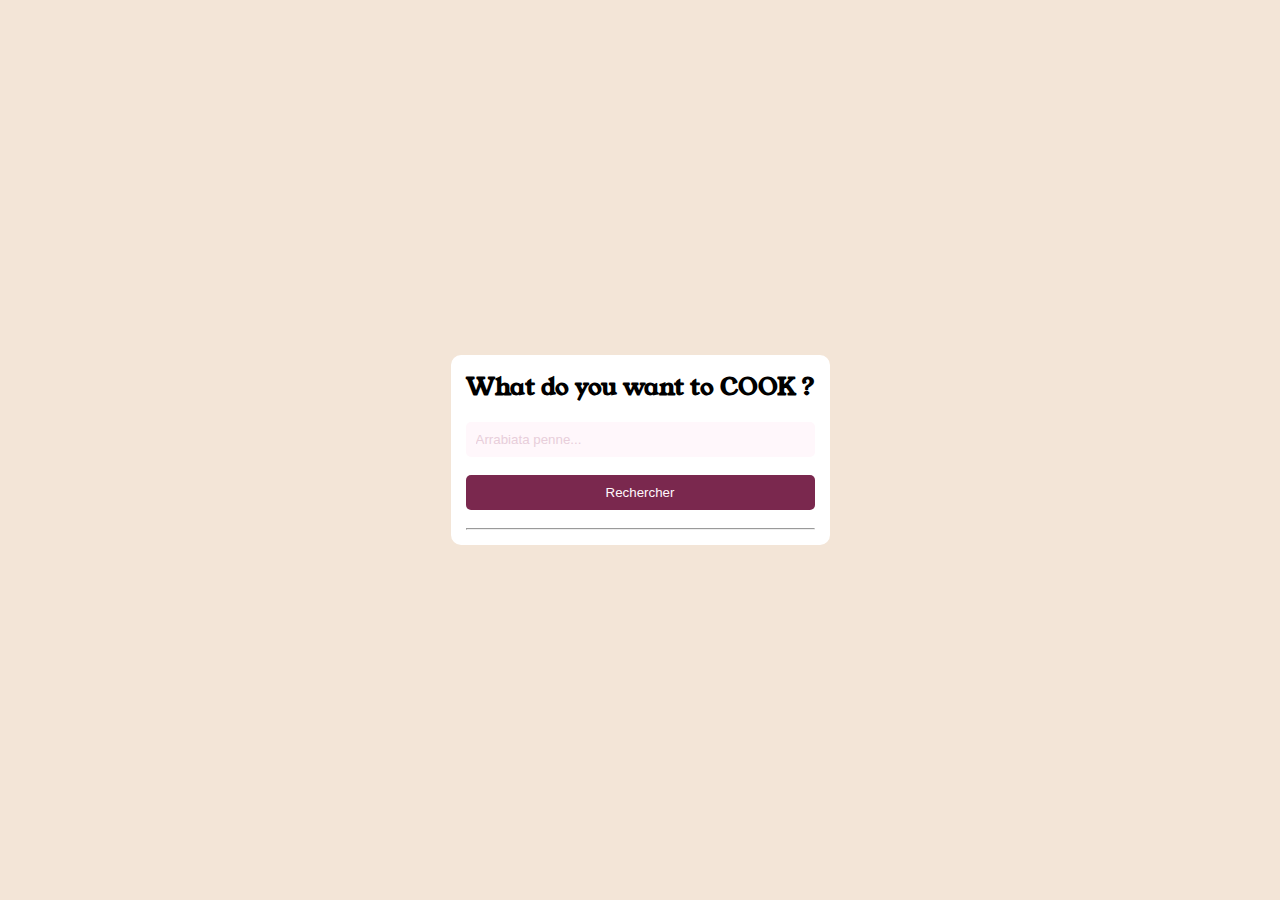
<file: index.html>
<!DOCTYPE html>
<html lang="en">
	<head>
		<meta charset="UTF-8" />
		<meta name="viewport" content="width=device-width, initial-scale=1.0" />
		<link rel="stylesheet" href="main.css" />
		<title>recette pate</title>
	</head>
	<body>
		<main>
			<h2>What do you want to COOK ?</h2>
				<input
					type="search"
					placeholder="Arrabiata penne..."
					class="search-input"
				/>
				<a href="./pate.html"><button>Rechercher</button></a>
			<hr />
		</main>
	</body>
</html>
</file>
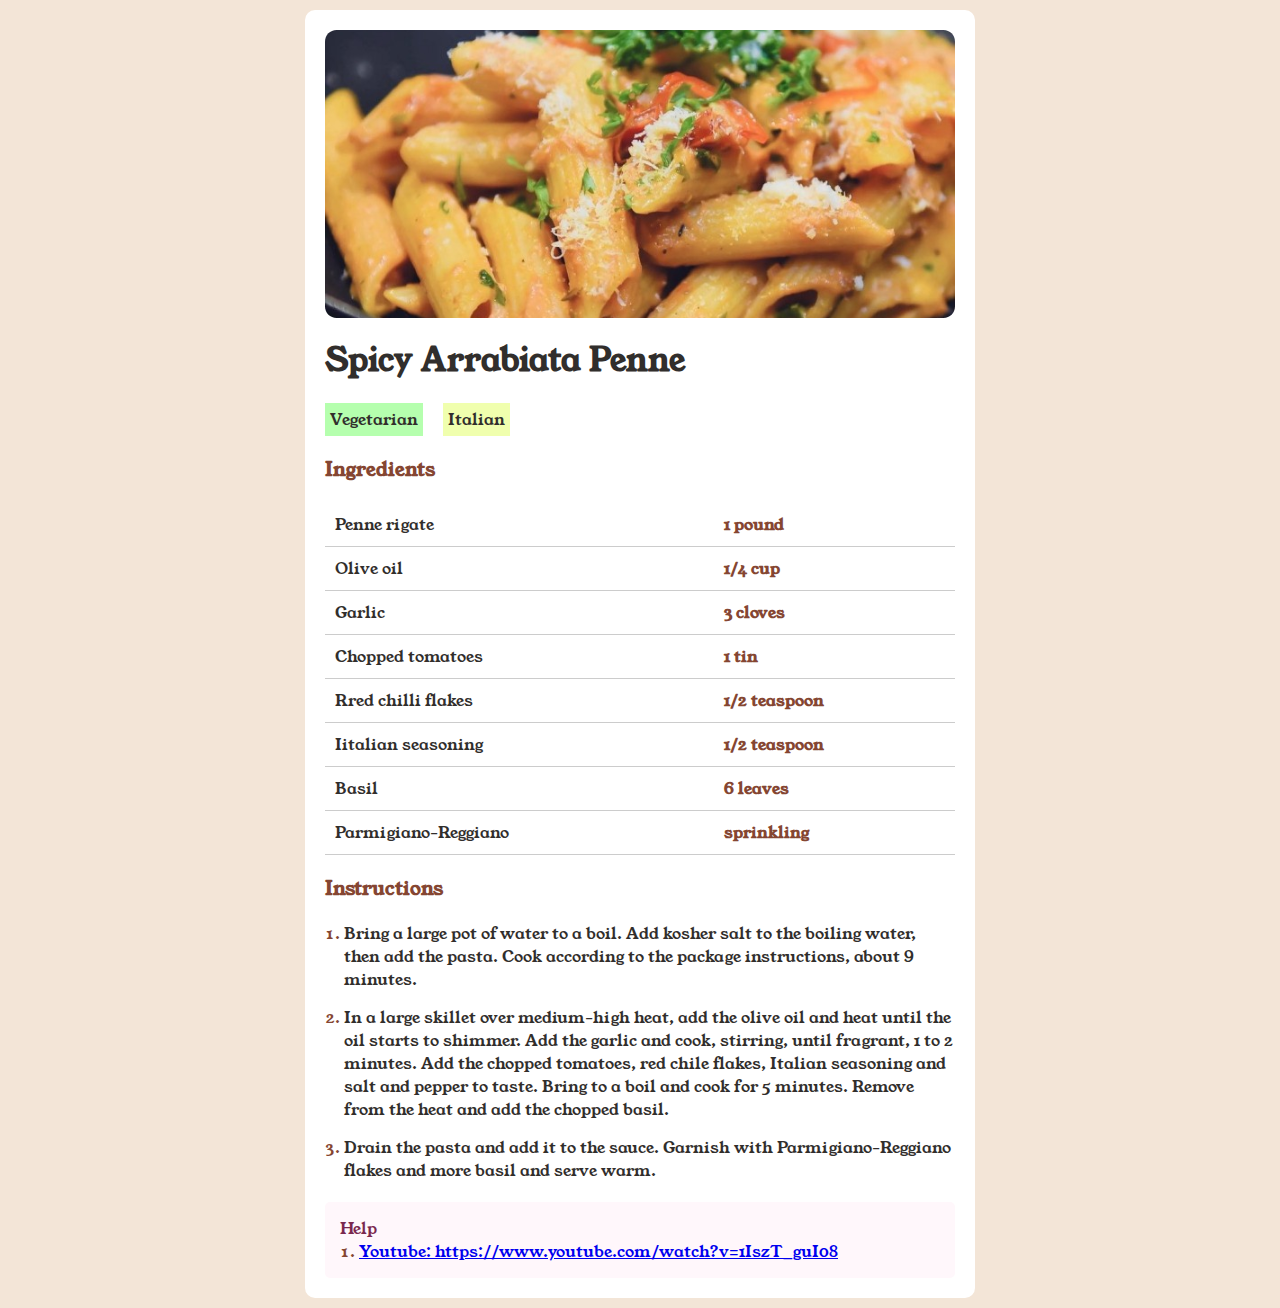
<file: pate.html>
<!DOCTYPE html>
<html lang="en">
	<head>
		<meta charset="UTF-8" />
		<meta name="viewport" content="width=device-width, initial-scale=1.0" />
		<link rel="stylesheet" href="./pate.css" />
		<title>recette pate</title>
	</head>
	<body>
		<main>
			<img src="./assets/pate.svg" alt="pate" />
			<h1>Spicy Arrabiata Penne</h1>
			<div class="box">
				<p class="green">Vegetarian</p>
				<p class="yellow">Italian</p>
			</div>
			<h3>Ingredients</h3>
			<table>
				<tbody>
					<tr>
						<td>Penne rigate</td>
						<td>1 pound</td>
					</tr>
					<tr>
						<td>Olive oil</td>
						<td>1/4 cup</td>
					</tr>
					<tr>
						<td>Garlic</td>
						<td>3 cloves</td>
					</tr>
					<tr>
						<td>Chopped tomatoes</td>
						<td>1 tin</td>
					</tr>
					<tr>
						<td>Rred chilli flakes</td>
						<td>1/2 teaspoon</td>
					</tr>
					<tr>
						<td>Iitalian seasoning</td>
						<td>1/2 teaspoon</td>
					</tr>
					<tr>
						<td>Basil</td>
						<td>6 leaves</td>
					</tr>
					<tr>
						<td>Parmigiano-Reggiano</td>
						<td>sprinkling</td>
					</tr>
				</tbody>
			</table>
			<h3>Instructions</h3>
			<ol>
				<li>
					Bring a large pot of water to a boil. Add kosher salt to the boiling
					water, then add the pasta. Cook according to the package instructions,
					about 9 minutes.
				</li>
				<li>
					In a large skillet over medium-high heat, add the olive oil and heat
					until the oil starts to shimmer. Add the garlic and cook, stirring,
					until fragrant, 1 to 2 minutes. Add the chopped tomatoes, red chile
					flakes, Italian seasoning and salt and pepper to taste. Bring to a
					boil and cook for 5 minutes. Remove from the heat and add the chopped
					basil.
				</li>
				<li>
					Drain the pasta and add it to the sauce. Garnish with
					Parmigiano-Reggiano flakes and more basil and serve warm.
				</li>
			</ol>
            <div class="card">
                <p>Help</p>
                <ol>
                    <a href="https://www.youtube.com/watch?v=1IszT_guI08"><li>Youtube: https://www.youtube.com/watch?v=1IszT_guI08</li></a>
                </ol>
            </div>
		</main>
	</body>
</html>
</file>
<file: main.css>
@import url('https://fonts.googleapis.com/css2?family=Bricolage+Grotesque:opsz,wght@12..96,200..800&family=DM+Sans:ital,opsz,wght@0,9..40,100..1000;1,9..40,100..1000&family=Inter:ital,opsz,wght@0,14..32,100..900;1,14..32,100..900&family=Space+Grotesk:wght@300..700&family=Young+Serif&display=swap');
*{
    padding: 0;
    margin: 0;
}

body{
    display: flex;
    flex-direction: column;
    justify-content: center;
    align-items: center;
    background-color: #F3E5D7;
    font-family: Young Serif;
    height: 100vh;
    gap: 15px;
}

main{
    display: flex;
    flex-direction: column;
    background-color: #FFFFFF;
    width: max-content;
    padding:15px;
    border-radius: 10px;
    gap: 18px;
}

input{
    background-color: #FFF7FB;
    padding: 10px;
    border-radius: 5px;
    border: none;
}

input::placeholder{
    color: #E8CEDA;
}

button{
    background-color: #7A284E;
    border: none;
    border-radius: 5px;
    width: 100%;
    padding: 10px;
    color: #FFF7FB;
}
</file>
<file: pate.css>
@import url("https://fonts.googleapis.com/css2?family=Bricolage+Grotesque:opsz,wght@12..96,200..800&family=DM+Sans:ital,opsz,wght@0,9..40,100..1000;1,9..40,100..1000&family=Inter:ital,opsz,wght@0,14..32,100..900;1,14..32,100..900&family=Space+Grotesk:wght@300..700&family=Young+Serif&display=swap");

* {
	margin: 0;
	padding: 0;
}

body {
	display: flex;
	flex-direction: column;
	align-items: center;
	font-family: Young serif;
	background-color: #f3e5d7;
    padding: 10px;
    color: #312E2C;
}

main {
	display: flex;
	flex-direction: column;
	width: 50%;
	background-color: white;
    border-radius: 10px;
    padding: 20px;
	gap: 20px;
}

table {
	border-collapse: collapse;
}

td {
	padding: 10px;
	border-bottom: 1px solid #ccc;
}

td:last-child {
	font-weight: bold;
	color: #854632;
}

ol {
	display: flex;
	flex-direction: column;
	list-style-position: outside;
	padding-left: 19px;
	gap: 15px;
}

li::marker{
    color: #854632;
}

.card{
    background-color: #FFF7FB;
    color: #7A284E;
    border-radius: 5px;
    padding: 15px;
}

h3{
    color: #854632;
}

.box{
    display: flex;
    gap: 20px;
}

.green{
    padding: 5px;
    background-color: #B5FFAE;
}

.yellow{
    padding: 5px;
    background-color: #F0FFAE;
}
</file>
